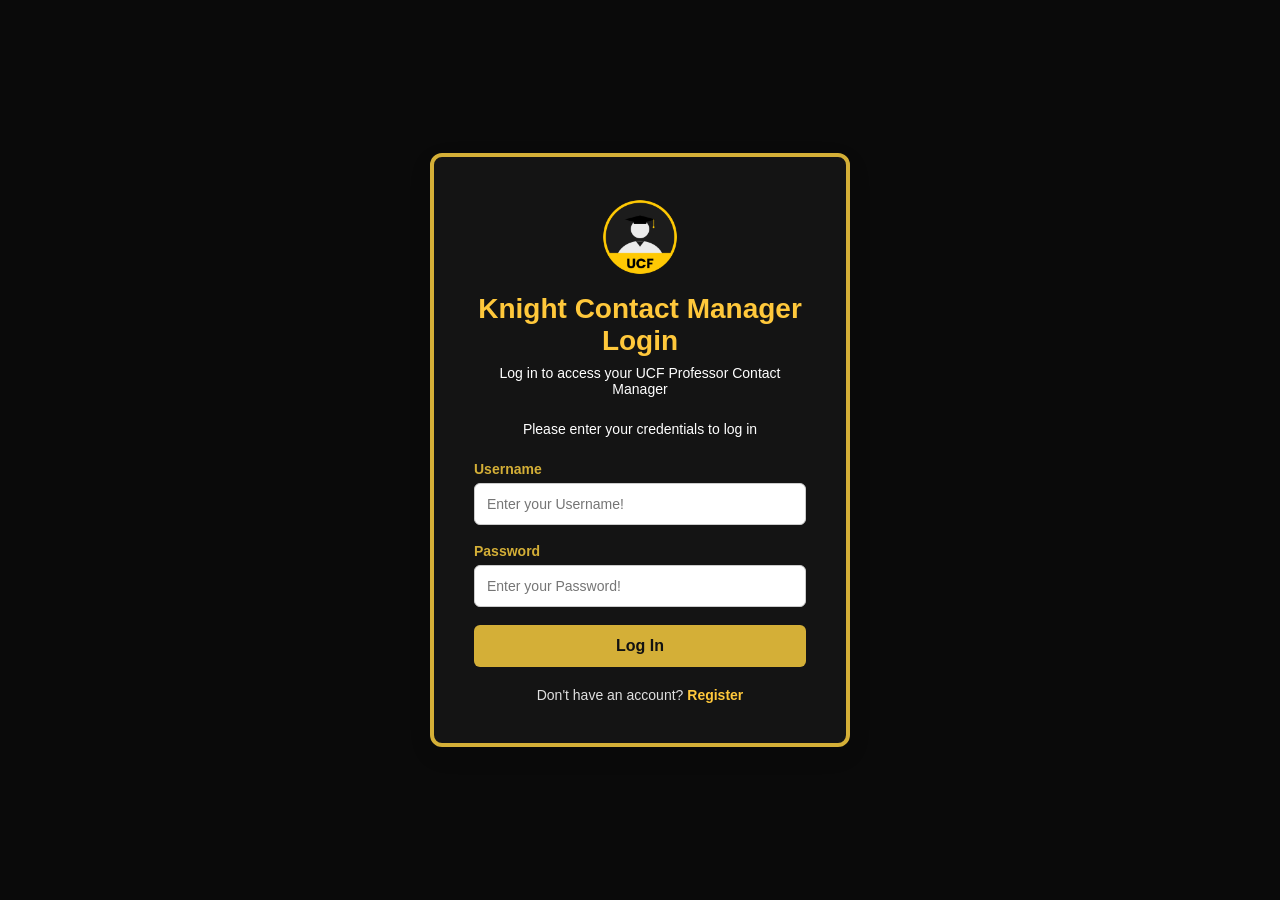
<file: index.html>
<!DOCTYPE html>
<html lang="en">
<head>
  <meta charset="UTF-8">
  <meta name="viewport" content="width=device-width, initial-scale=1.0">
  <title>Contact Manager</title>
  <link rel="stylesheet" href="css/login.css" />
  <script type="module" src="js/login.js"></script>
</head>
<body>
  <div class="login-card">
    <img src="public/logo.png" alt="Knight Contact Manager Logo" class="login-logo">
    <h2>Knight Contact Manager Login</h2>
    <p class="subtitle">Log in to access your UCF Professor Contact Manager</p>
    <p class="subtitle">Please enter your credentials to log in</p>

    <div id="alertMessage" class="alert"></div>

    <form id="loginForm">
      <div class="form-group">
        <label for="login">Username</label>
        <input 
          type="text" 
          id="login" 
          name="login" 
          placeholder="Enter your Username!" 
          required 
          autocomplete="username"
        >
      </div>

      <div class="form-group">
        <label for="password">Password</label>
        <input 
          type="password" 
          id="password" 
          name="password" 
          placeholder="Enter your Password!" 
          minlength="8" 
          required 
          autocomplete="current-password"
        >
      </div>

      <button type="submit" class="btn-submit">Log In</button>
          <p class="register-link">
      Don't have an account? <a href="register.html">Register</a>
    </p>
    </form>
  </div>
</body>
</html>
</file>
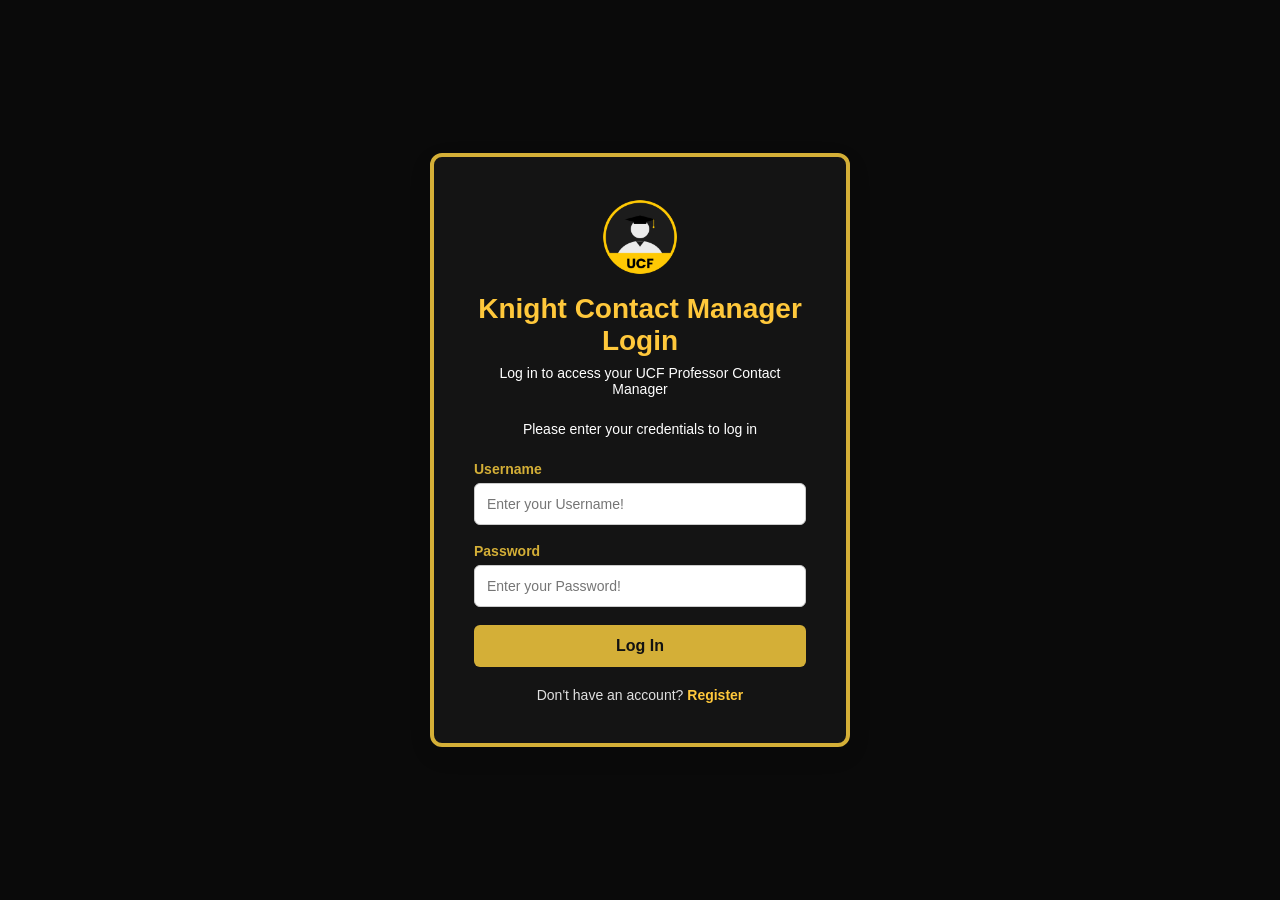
<file: dashboard.html>
<!DOCTYPE html>
<html lang="en">
<head>
	<meta charset="UTF-8">
	<meta name="viewport" content="width=device-width, initial-scale=1.0">
	<title>UCF Professor Contact Manager</title>
	<link rel="stylesheet" href="css/dashboard.css">
	<script type="module" src="js/dashboard.js" defer></script>
</head>
<body>
	<main class="container">
		<header class="header">
			<div class="header-left">
				<div class="app-icon">
					<svg width="24" height="24" viewBox="0 0 24 24" fill="none" stroke="currentColor" stroke-width="2" stroke-linecap="round" stroke-linejoin="round">
						<path d="M17 21v-2a4 4 0 0 0-4-4H5a4 4 0 0 0-4 4v2"></path>
						<circle cx="9" cy="7" r="4"></circle>
						<path d="M23 21v-2a4 4 0 0 0-3-3.87"></path>
						<path d="M16 3.13a4 4 0 0 1 0 7.75"></path>
					</svg>
				</div>
				<h1 class="title">
					UCF Professor Contact Manager
				</h1>
			</div>
			<div id="loggedInDiv" class="user-bar">
				<span id="userName" class="user-name"></span>
				<a
					href="admin_dashbaord.html"
					id="adminLinkBtn"
					class="btn btn-gold btn-small hidden"
				>
					<svg width="14" height="14" viewBox="0 0 24 24" fill="none" stroke="currentColor" stroke-width="2" stroke-linecap="round" stroke-linejoin="round">
						<path d="M12 22s8-4 8-10V5l-8-3-8 3v7c0 6 8 10 8 10z"></path>
					</svg>
					Faculty Admin Panel
				</a>
				<button
					type="button"
					id="logoutButton"
					class="btn btn-danger btn-small"
					onclick="doLogout();"
				>
					<svg width="14" height="14" viewBox="0 0 24 24" fill="none" stroke="currentColor" stroke-width="2" stroke-linecap="round" stroke-linejoin="round">
						<path d="M9 21H5a2 2 0 0 1-2-2V5a2 2 0 0 1 2-2h4"></path>
						<polyline points="16 17 21 12 16 7"></polyline>
						<line x1="21" y1="12" x2="9" y2="12"></line>
					</svg>
					Log Out
				</button>
			</div>
		</header>
		<section id="accessUIDiv" class="card">
			<div id="alertMessage" class="alert" role="status" aria-live="polite"></div>
			<div class="card-header">
				<h2 class="section-title">
					<span class="section-title-icon">
						<svg width="22" height="22" viewBox="0 0 24 24" fill="none" stroke="currentColor" stroke-width="2" stroke-linecap="round" stroke-linejoin="round">
							<path d="M17 21v-2a4 4 0 0 0-4-4H5a4 4 0 0 0-4 4v2"></path>
							<circle cx="9" cy="7" r="4"></circle>
							<path d="M23 21v-2a4 4 0 0 0-3-3.87"></path>
							<path d="M16 3.13a4 4 0 0 1 0 7.75"></path>
						</svg>
					</span>
					My Professors
				</h2>
				<button
					type="button"
					class="btn btn-gold"
					onclick="openModal('addContactModal')"
				>
					<svg width="15" height="15" viewBox="0 0 24 24" fill="none" stroke="currentColor" stroke-width="2.5" stroke-linecap="round" stroke-linejoin="round">
						<path d="M16 21v-2a4 4 0 0 0-4-4H5a4 4 0 0 0-4 4v2"></path>
						<circle cx="8.5" cy="7" r="4"></circle>
						<line x1="20" y1="8" x2="20" y2="14"></line>
						<line x1="17" y1="11" x2="23" y2="11"></line>
					</svg>
					Add Professor
				</button>
			</div>
			<div class="section-card">
				<label
					for="searchText"
					class="section-label"
				>
					Search Professors
				</label>
				<form class="input-group" onsubmit="event.preventDefault(); searchContacts();">
					<input
						type="text"
						id="searchText"
						class="form-control"
						placeholder="Search by professor name or office phone..."
					>
					<button type="submit" class="btn btn-gold">Search</button>
				</form>
			</div>
			<div class="section-card">
				<label class="section-label">
					Saved Professor Contacts
				</label>
				<div
					id="contactList"
					class="contacts-list"
				>
				</div>
				<div class="pagination-controls" aria-label="Professor contact pages">
					<button type="button" id="previousContactsPage" class="btn btn-outline-gold" disabled>Previous</button>
					<span id="contactsPageInfo" aria-live="polite">Page 1 of 1</span>
					<button type="button" id="nextContactsPage" class="btn btn-outline-gold" disabled>Next</button>
				</div>
			</div>
		</section>
	</main>
	<div
		class="modal"
		id="addContactModal"
		role="dialog"
		aria-modal="true"
		aria-labelledby="addContactModalLabel"
	>
		<div class="modal-dialog">
			<div class="modal-content">
				<div class="modal-header">
					<h2
						class="modal-title"
						id="addContactModalLabel"
					>
						<svg width="20" height="20" viewBox="0 0 24 24" fill="none" stroke="currentColor" stroke-width="2" stroke-linecap="round" stroke-linejoin="round">
							<path d="M16 21v-2a4 4 0 0 0-4-4H5a4 4 0 0 0-4 4v2"></path>
							<circle cx="8.5" cy="7" r="4"></circle>
							<line x1="20" y1="8" x2="20" y2="14"></line>
							<line x1="17" y1="11" x2="23" y2="11"></line>
						</svg>
						Add Professor Contact
					</h2>
					<button
						type="button"
						class="modal-close"
						aria-label="Close"
						onclick="closeModal('addContactModal')"
					>
						×
					</button>
				</div>
				<div class="modal-body">
					<div class="form-group">
						<label
							for="contactFirstNameInput"
							class="form-label"
						>
							First Name
						</label>
						<input
							type="text"
							id="contactFirstNameInput"
							class="form-control"
							placeholder="e.g. John"
							required
						>
					</div>
					<div class="form-group">
						<label
							for="contactLastNameInput"
							class="form-label"
						>
							Last Name
						</label>
						<input
							type="text"
							id="contactLastNameInput"
							class="form-control"
							placeholder="e.g. Smith (or COP3502)"
							required
						>
					</div>
					<div class="form-group">
						<label
							for="contactEmailInput"
							class="form-label"
						>
							UCF Email
						</label>
						<input
							type="email"
							id="contactEmailInput"
							class="form-control"
							placeholder="professor@ucf.edu"
							required
						>
					</div>
					<div class="form-group">
						<label
							for="contactPhoneInput"
							class="form-label"
						>
							Office Phone / Location
						</label>
						<input
							type="text"
							id="contactPhoneInput"
							class="form-control"
							placeholder="e.g. (407) 823-0000 or HEC 210"
						>
					</div>
					<div
						id="addContactMsg"
						class="error-message"
					></div>
				</div>
				<div class="modal-footer">
					<button
						type="button"
						class="btn btn-outline-gold"
						onclick="closeModal('addContactModal')"
					>
						Cancel
					</button>
					<button
						type="button"
						class="btn btn-gold"
						onclick="addContactMock();"
					>
						Save Professor
					</button>
				</div>
			</div>
		</div>
	</div>
	<div
		class="modal"
		id="editContactModal"
		role="dialog"
		aria-modal="true"
		aria-labelledby="editContactModalLabel"
	>
		<div class="modal-dialog">
			<div class="modal-content">
				<div class="modal-header">
					<h2
						class="modal-title"
						id="editContactModalLabel"
					>
						Edit Professor Contact
					</h2>
					<button
						type="button"
						class="modal-close"
						aria-label="Close"
						onclick="closeModal('editContactModal')"
					>
						×
					</button>
				</div>
				<div class="modal-body">
					<div class="form-group">
						<label for="editFirstNameInput" class="form-label">First Name</label>
						<input type="text" id="editFirstNameInput" class="form-control" required>
					</div>
					<div class="form-group">
						<label for="editLastNameInput" class="form-label">Last Name</label>
						<input type="text" id="editLastNameInput" class="form-control" required>
					</div>
					<div class="form-group">
						<label for="editEmailInput" class="form-label">UCF Email</label>
						<input type="email" id="editEmailInput" class="form-control" required>
					</div>
					<div class="form-group">
						<label for="editPhoneInput" class="form-label">Office Phone / Location</label>
						<input type="text" id="editPhoneInput" class="form-control" required>
					</div>
					<div id="editContactMsg" class="error-message"></div>
				</div>
				<div class="modal-footer">
					<button
						type="button"
						class="btn btn-outline-gold"
						onclick="closeModal('editContactModal')"
					>
						Cancel
					</button>
					<button
						type="button"
						class="btn btn-gold"
						onclick="saveEditedContact();"
					>
						Save Changes
					</button>
				</div>
			</div>
		</div>
	</div>
	<div
		class="modal"
		id="deleteConfirmModal"
		role="dialog"
		aria-modal="true"
		aria-labelledby="deleteConfirmModalLabel"
	>
		<div class="modal-dialog modal-dialog-small">
			<div class="modal-content">
				<div class="modal-header">
					<h2
						class="modal-title"
						id="deleteConfirmModalLabel"
					>
						<svg width="20" height="20" viewBox="0 0 24 24" fill="none" stroke="#d9534f" stroke-width="2" stroke-linecap="round" stroke-linejoin="round">
							<path d="M16 21v-2a4 4 0 0 0-4-4H5a4 4 0 0 0-4 4v2"></path>
							<circle cx="8.5" cy="7" r="4"></circle>
							<line x1="18" y1="8" x2="23" y2="13"></line>
							<line x1="23" y1="8" x2="18" y2="13"></line>
						</svg>
						Remove Professor
					</h2>
					<button
						type="button"
						class="modal-close"
						aria-label="Close"
						onclick="closeModal('deleteConfirmModal')"
					>
						×
					</button>
				</div>
				<div class="modal-body">
					<p class="delete-message">
						Are you sure you want to remove professor
						<strong id="deleteTargetName"></strong>?
					</p>
					<span class="delete-warning">
						This contact will be removed from your list.
					</span>
				</div>
				<div class="modal-footer">
					<button
						type="button"
						class="btn btn-outline-gold btn-small"
						onclick="closeModal('deleteConfirmModal')"
					>
						Cancel
					</button>
					<button
						type="button"
						class="btn btn-danger btn-small"
						onclick="confirmDeleteContact();"
					>
						Remove
					</button>
				</div>
			</div>
		</div>
	</div>
</body>
</html>
</file>
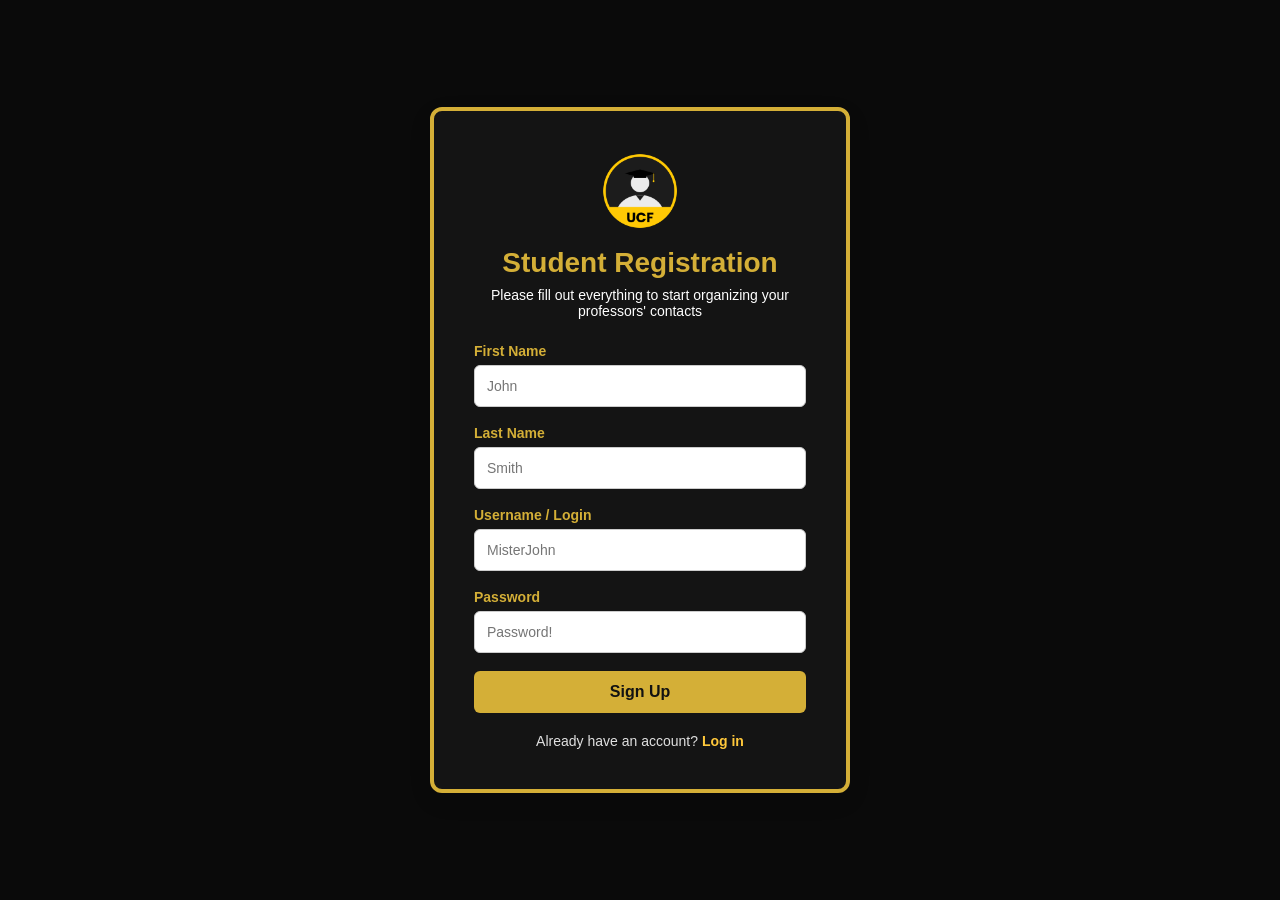
<file: register.html>
<!DOCTYPE html>
<html lang="en">
<head>
  <meta charset="UTF-8">
  <meta name="viewport" content="width=device-width, initial-scale=1.0">
  <title>Create an Account</title>
  <link rel="stylesheet" href="css/register.css" />
  <script type="module" src="js/register.js"></script>
</head>
<body>

  <div class="register-card">
    <img src="public/logo.png" alt="Knight Contact Manager Logo" class="register-logo">
    <h2>Student Registration</h2>
    <p class="subtitle">Please fill out everything to start organizing your professors' contacts</p>

    <div id="alertMessage" class="alert"></div>

    <form id="registerForm">
      <div class="form-group">
        <label for="firstName">First Name</label>
        <input 
          type="text" 
          id="firstName" 
          name="firstName" 
          placeholder="John" 
          required
          autocomplete="given-name"
        >
      </div>

      <div class="form-group">
        <label for="lastName">Last Name</label>
        <input 
          type="text" 
          id="lastName" 
          name="lastName" 
          placeholder="Smith" 
          required
          autocomplete="family-name"
        >
      </div>

      <div class="form-group">
        <label for="login">Username / Login</label>
        <input 
          type="text" 
          id="login" 
          name="login" 
          placeholder="MisterJohn" 
          required 
          autocomplete="username"
        >
      </div>

      <div class="form-group">
        <label for="password">Password</label>
        <input 
          type="password" 
          id="password" 
          name="password" 
          placeholder="Password!" 
          minlength="8" 
          required 
          autocomplete="new-password"
        >
      </div>

      <button type="submit" class="btn-submit">Sign Up</button>
    </form>

    <p class="login-link">
      Already have an account? <a href="index.html">Log in</a>
    </p>
  </div>
</body>
</html>
</file>
<file: css/login.css>
* {
      box-sizing: border-box;
      margin: 0;
      padding: 0;
      font-family: 'Segoe UI', Tahoma, Geneva, Verdana, sans-serif;
    }

    body {
      background-color: #0a0a0a;
      display: flex;
      justify-content: center;
      align-items: center;
      min-height: 100vh;
      padding: 20px;
    }
      .login-logo {
        display: block;
        max-width: 80px;      /* Adjust width as needed */
        height: auto;         /* Maintains aspect ratio */
        margin: 0 auto 16px;  /* Centers horizontally and adds bottom spacing */
      }
    .login-card {
      background: #141414;
      padding: 40px;
      border-radius: 12px;
      border-top: 4px solid #D4AF37; 
      border-bottom: 4px solid #D4AF37;
      border-left: 4px solid #D4AF37;
      border-right: 4px solid #D4AF37;
      box-shadow: 0 8px 24px rgba(0, 0, 0, 0.08);
      width: 100%;
      max-width: 420px;
    }

    .login-card h2 {
      text-align: center;
      margin-bottom: 8px;
      font-size: 28px;
      color: #FFC83B;
    }

    .login-card p.subtitle {
      text-align: center;
      color: #ffffff;
      font-size: 14px;
      margin-bottom: 24px;
    }

    .form-group {
      margin-bottom: 18px;
    }

    .form-group label {
      display: block;
      margin-bottom: 6px;
      font-weight: 600;
      color: #D4AF37;
      font-size: 14px;
    }

    .form-group input {
      width: 100%;
      padding: 12px;
      border: 1px solid #cccccc;
      border-radius: 6px;
      font-size: 14px;
      transition: border-color 0.2s ease, box-shadow 0.2s ease;
    }

    .form-group input:focus {
      outline: none;
      border-color: #0066ff;
      box-shadow: 0 0 0 3px rgba(0, 102, 255, 0.15);
    }

    .btn-submit {
      width: 100%;
      padding: 12px;
      background-color: #D4AF37;
      color: #121212;
      border: none;
      border-radius: 6px;
      font-size: 16px;
      font-weight: bold;
      cursor: pointer;
      transition: background-color 0.2s ease;
    }

    .btn-submit:hover {
      background-color: #b6921d;
    }

    .alert {
      padding: 10px;
      border-radius: 6px;
      margin-bottom: 18px;
      font-size: 14px;
      display: none;
    }

    .alert-error {
      background-color: #ffe6e6;
      color: #cc0000;
      border: 1px solid #ffcccc;
    }

    .alert-success {
      background-color: #e6ffe6;
      color: #008000;
      border: 1px solid #ccffcc;
    }

    .register-link {
      text-align: center;
      margin-top: 20px;
      font-size: 14px;
      color: #e0e0e0;
    }

    .register-link a {
      color: #ffc83b;
      text-decoration: none;
      font-weight: 600;
    }

    .register-link a:hover {
      text-decoration: underline;
    }
</file>
<file: css/dashboard.css>
:root {
    --black: #050505;
    --black-light: #0b0b0b;
    --black-card: #101010;
    --black-input: #151515;
    --gold: #d4af37;
    --gold-light: #f0d875;
    --gold-dark: #9f7f19;
    --white: #ffffff;
    --gray: #a5a5a5;
    --gray-dark: #686868;
    --danger: #d9534f;
    --success: #d4af37;
    --border-radius: 16px;
    --transition: 0.2s ease;
}
* {
    box-sizing: border-box;
}
html {
    min-height: 100%;
    background: var(--black);
}
body {
    margin: 0;
    min-height: 100vh;
    padding: 40px 20px;
    font-family: "Inter", sans-serif;
    color: var(--white);
    background:
        radial-gradient(
            circle at 50% 0%,
            rgba(212, 175, 55, 0.10),
            transparent 40%
        ),
        var(--black);
}
button,
input {
    font-family: inherit;
}
button {
    cursor: pointer;
}
.container {
    width: 100%;
    max-width: 900px;
    margin: 0 auto;
}
.header {
    display: flex;
    align-items: center;
    justify-content: space-between;
    gap: 20px;
    margin-bottom: 30px;
    padding-bottom: 20px;
    border-bottom: 1px solid var(--gold-dark);
}
.header-left {
    display: flex;
    align-items: center;
    gap: 14px;
}
.app-icon {
    width: 46px;
    height: 46px;
    display: flex;
    align-items: center;
    justify-content: center;
    color: var(--gold);
    background: #0b0b0b;
    border: 1px solid var(--gold);
    border-radius: 12px;
    font-size: 23px;
    box-shadow:
        0 0 15px rgba(212, 175, 55, 0.12);
}
.title {
    margin: 0;
    font-size: 25px;
    font-weight: 700;
    color: var(--white);
}
.user-bar {
    display: flex;
    align-items: center;
    gap: 10px;
    padding: 8px 12px;
    background: var(--black-card);
    border: 1px solid var(--gold-dark);
    border-radius: 999px;
}
.user-name {
    margin-right: 4px;
    color: var(--gray);
    font-size: 13px;
    font-weight: 500;
}
.card {
    padding: 35px;
    background:
        linear-gradient(
            145deg,
            rgba(255, 255, 255, 0.025),
            rgba(255, 255, 255, 0.01)
        ),
        var(--black-card);
    border: 4px solid #D4AF37;
    border-radius: var(--border-radius);
    box-shadow:
        0 20px 60px rgba(0, 0, 0, 0.65),
        0 0 30px rgba(212, 175, 55, 0.04);
}
.alert {
    display: none;
    margin-bottom: 20px;
    padding: 12px 14px;
    border-radius: 8px;
    font-size: 13px;
    font-weight: 600;
    text-align: center;
}
.alert-error {
    color: #ff6b66;
    background: rgba(217, 83, 79, 0.12);
    border: 1px solid var(--danger);
}
.alert-success {
    color: var(--gold-light);
    background: rgba(212, 175, 55, 0.12);
    border: 1px solid var(--gold);
}
.card-header {
    display: flex;
    align-items: center;
    justify-content: space-between;
    gap: 20px;
    margin-bottom: 25px;
}
.section-title {
    display: flex;
    align-items: center;
    gap: 10px;
    margin: 0;
    color: var(--gold-light);
    font-size: 18px;
    font-weight: 700;
}
.section-title-icon {
    display: inline-flex;
    align-items: center;
    color: var(--gold);
}
.btn {
    display: inline-flex;
    align-items: center;
    justify-content: center;
    gap: 7px;
    min-height: 38px;
    padding: 8px 16px;
    border: 1px solid transparent;
    border-radius: 999px;
    font-size: 13px;
    font-weight: 600;
    transition:
        background var(--transition),
        color var(--transition),
        border-color var(--transition),
        transform var(--transition),
        box-shadow var(--transition);
}
.btn:hover {
    transform: translateY(-1px);
}
.btn-gold {
    color: #050505;
    background: var(--gold);
    border-color: var(--gold);
}
.btn-gold:hover {
    background: var(--gold-light);
    border-color: var(--gold-light);
    box-shadow: 0 0 15px rgba(212, 175, 55, 0.25);
}
.btn-outline-gold {
    color: var(--gold);
    background: transparent;
    border-color: var(--gold);
}
.btn-outline-gold:hover {
    color: #050505;
    background: var(--gold);
}
.btn-danger {
    color: #ffffff;
    background: transparent;
    border-color: var(--danger);
}
.btn-danger:hover {
    color: #ffffff;
    background: var(--danger);
}
.btn-small {
    min-height: 34px;
    padding: 6px 13px;
    font-size: 12px;
}
.hidden {
    display: none !important;
}
.section-card {
    padding: 22px;
    margin-bottom: 20px;
    background: rgba(0, 0, 0, 0.35);
    border: 1px solid var(--gold-dark);
    border-radius: 16px;
}
.section-label {
    display: block;
    margin-bottom: 9px;
    color: var(--gold);
    font-size: 11px;
    font-weight: 700;
    letter-spacing: 0.12em;
    text-transform: uppercase;
}
.input-group {
    display: flex;
    align-items: center;
    gap: 10px;
    width: 100%;
}
.input-icon {
    display: flex;
    align-items: center;
    justify-content: center;
    width: 44px;
    height: 44px;
    flex-shrink: 0;
    color: var(--gold);
    background: var(--black-input);
    border: 1px solid var(--gold-dark);
    border-radius: 9px;
    box-shadow: 0 2px 8px rgba(0,0,0,0.2);
    transition: border-color var(--transition), box-shadow var(--transition);
}
.form-control {
    width: 100%;
    height: 44px;
    padding: 12px 14px;
    color: var(--white);
    background: var(--black-input);
    border: 1px solid var(--gold-dark);
    border-radius: 9px;
    outline: none;
    font-size: 14px;
    transition:
        border-color var(--transition),
        box-shadow var(--transition);
}
.input-group .form-control {
    border-radius: 9px;
}
.form-control::placeholder {
    color: #666666;
}
.form-control:focus {
    border-color: var(--gold);
    box-shadow:
        0 0 0 2px rgba(212, 175, 55, 0.12);
}
.contacts-list {
    display: grid;
    grid-template-columns: repeat(3, minmax(0, 1fr));
    align-items: stretch;
    gap: 18px;
}
.pagination-controls {
    display: flex;
    align-items: center;
    justify-content: center;
    gap: 14px;
    margin-top: 20px;
    color: var(--gray);
    font-size: 13px;
}
.pagination-controls button:disabled {
    cursor: not-allowed;
    opacity: 0.45;
    transform: none;
}
.contact-circle {
    position: relative;
    width: 100%;
    min-height: 190px;
    display: flex;
    flex-direction: column;
    align-items: flex-start;
    justify-content: center;
    padding: 15px;
    text-align: left;
    background:
        radial-gradient(
            circle at 50% 30%,
            rgba(212, 175, 55, 0.13),
            transparent 60%
        ),
        #0c0c0c;
    border: 1px solid var(--gold);
    border-radius: 16px;
    box-shadow:
        inset 0 0 20px rgba(212, 175, 55, 0.03),
        0 5px 20px rgba(0, 0, 0, 0.4);
    transition:
        transform var(--transition),
        box-shadow var(--transition),
        border-color var(--transition);
}
.contact-circle:hover {
    transform: translateY(-3px);
    border-color: var(--gold-light);
    box-shadow:
        0 8px 25px rgba(0, 0, 0, 0.5),
        0 0 20px rgba(212, 175, 55, 0.12);
}
.contact-icon {
    margin-bottom: 5px;
    color: var(--gold);
    display: flex;
    align-items: center;
    justify-content: center;
}
.contact-first-name,
.contact-last-name {
    width: 100%;
    padding-right: 20px;
    overflow: hidden;
    color: var(--white);
    font-size: 12px;
    font-weight: 600;
    white-space: nowrap;
    text-overflow: ellipsis;
}
.contact-last-name {
    color: var(--gold-light);
}
.contact-email,
.contact-phone {
    margin-top: 4px;
    color: var(--gray);
    font-size: 11px;
    overflow-wrap: anywhere;
}
.contact-actions {
    position: absolute;
    top: 7px;
    right: 7px;
    display: flex;
    align-items: center;
    gap: 5px;
}
.edit-contact {
    min-height: 25px;
    padding: 3px 8px;
    color: var(--gold-light);
    background: #161207;
    border: 1px solid var(--gold-dark);
    border-radius: 999px;
    font-size: 10px;
    font-weight: 600;
}
.edit-contact:hover {
    color: #050505;
    background: var(--gold);
}
.delete-contact {
    position: absolute;
    top: 7px;
    right: 7px;
    width: 25px;
    height: 25px;
    display: flex;
    align-items: center;
    justify-content: center;
    padding: 0;
    color: #ffffff;
    background: #160606;
    border: 1px solid var(--danger);
    border-radius: 50%;
    font-size: 15px;
    line-height: 1;
    transition: background var(--transition);
}
.contact-actions .delete-contact {
    position: static;
}
.delete-contact:hover {
    background: var(--danger);
}
.empty-message {
    margin: 0;
    color: var(--gray-dark);
    font-size: 13px;
}
.modal {
    position: fixed;
    inset: 0;
    z-index: 1000;
    display: none;
    align-items: center;
    justify-content: center;
    padding: 20px;
    background: rgba(0, 0, 0, 0.82);
    backdrop-filter: blur(5px);
}
.modal.show {
    display: flex;
}
.modal-dialog {
    width: 100%;
    max-width: 470px;
    animation: modalIn 0.18s ease-out;
}
.modal-dialog-small {
    max-width: 370px;
}
@keyframes modalIn {
    from {
        opacity: 0;
        transform: translateY(10px) scale(0.98);
    }
    to {
        opacity: 1;
        transform: translateY(0) scale(1);
    }
}
.modal-content {
    overflow: hidden;
    background: #0d0d0d;
    border: 1px solid var(--gold);
    border-radius: 14px;
    box-shadow:
        0 25px 80px rgba(0, 0, 0, 0.8),
        0 0 35px rgba(212, 175, 55, 0.08);
}
.modal-header,
.modal-footer {
    display: flex;
    align-items: center;
    justify-content: space-between;
    padding: 18px 22px;
    border-color: var(--gold-dark);
}
.modal-header {
    border-bottom: 1px solid var(--gold-dark);
}
.modal-footer {
    justify-content: flex-end;
    gap: 10px;
    border-top: 1px solid var(--gold-dark);
}
.modal-title {
    display: flex;
    align-items: center;
    gap: 8px;
    margin: 0;
    color: var(--gold-light);
    font-size: 17px;
    font-weight: 700;
}
.modal-body {
    padding: 22px;
}
.modal-close {
    width: 30px;
    height: 30px;
    display: flex;
    align-items: center;
    justify-content: center;
    padding: 0;
    color: var(--gray);
    background: transparent;
    border: 1px solid transparent;
    border-radius: 50%;
    font-size: 20px;
}
.modal-close:hover {
    color: var(--gold);
    border-color: var(--gold-dark);
}
.form-group {
    margin-bottom: 18px;
}
.form-label {
    display: block;
    margin-bottom: 7px;
    color: var(--white);
    font-size: 13px;
    font-weight: 500;
}
.error-message {
    min-height: 18px;
    margin-top: 8px;
    color: #ff6b66;
    font-size: 12px;
    font-weight: 600;
}
.delete-message {
    margin: 0;
    color: var(--white);
    font-size: 14px;
    line-height: 1.6;
    text-align: center;
}
.delete-warning {
    display: block;
    margin-top: 8px;
    color: var(--gray-dark);
    font-size: 12px;
    text-align: center;
}
@media (max-width: 700px) {
    body {
        padding: 25px 15px;
    }
    .header {
        flex-direction: column;
        align-items: stretch;
    }
    .header-left {
        justify-content: center;
    }
    .user-bar {
        justify-content: center;
        flex-wrap: wrap;
    }
    .card {
        padding: 22px;
    }
    .card-header {
        align-items: flex-start;
        flex-direction: column;
    }
    .contacts-list {
        grid-template-columns: repeat(2, minmax(0, 1fr));
    }
}
@media (max-width: 430px) {
    .title {
        font-size: 21px;
    }
    .section-card {
        padding: 17px;
    }
    .contact-circle {
        width: 100%;
        min-height: 160px;
    }
    .contacts-list {
        grid-template-columns: minmax(0, 1fr);
    }
    .btn {
        font-size: 12px;
    }
}
</file>
<file: css/register.css>
* {
      box-sizing: border-box;
      margin: 0;
      padding: 0;
      font-family: 'Segoe UI', Tahoma, Geneva, Verdana, sans-serif;
    }

    body {
      background-color: #0a0a0a;
      display: flex;
      justify-content: center;
      align-items: center;
      min-height: 100vh;
      padding: 20px;
    }
    .register-logo {
        display: block;
        max-width: 80px;      /* Adjust width as needed */
        height: auto;         /* Maintains aspect ratio */
        margin: 0 auto 16px;  /* Centers horizontally and adds bottom spacing */
      }
    .register-card {
      background: #141414;
      padding: 40px;
      border-radius: 12px;
      border-top: 4px solid #D4AF37; 
      border-bottom: 4px solid #D4AF37;
      border-left: 4px solid #D4AF37;
      border-right: 4px solid #D4AF37;
      box-shadow: 0 8px 24px rgba(0, 0, 0, 0.08);
      width: 100%;
      max-width: 420px;
    }

    .register-card h2 {
      text-align: center;
      margin-bottom: 8px;
      font-size: 28px;
      color: #D4AF37;
    }

    .register-card p.subtitle {
      text-align: center;
      color: #ffffff;
      font-size: 14px;
      margin-bottom: 24px;
    }

    .form-group {
      margin-bottom: 18px;
    }

    .form-group label {
      display: block;
      margin-bottom: 6px;
      font-weight: 600;
      color: #D4AF37;
      font-size: 14px;
    }

    .form-group input {
      width: 100%;
      padding: 12px;
      border: 1px solid #cccccc;
      border-radius: 6px;
      font-size: 14px;
      transition: border-color 0.2s ease, box-shadow 0.2s ease;
    }

    .form-group input:focus {
      outline: none;
      border-color: #0066ff;
      box-shadow: 0 0 0 3px rgba(0, 102, 255, 0.15);
    }

    .terms {
      display: flex;
      align-items: center;
      gap: 8px;
      font-size: 13px;
      color: #555555;
      margin-bottom: 20px;
    }

    .terms input {
      cursor: pointer;
    }

    .btn-submit {
      width: 100%;
      padding: 12px;
      background-color: #D4AF37;
      color: #121212;
      border: none;
      border-radius: 6px;
      font-size: 16px;
      font-weight: 600;
      cursor: pointer;
      transition: background-color 0.2s ease;
    }

    .btn-submit:hover {
      background-color: #b6921d;
    }

    .login-link {
      text-align: center;
      margin-top: 20px;
      font-size: 14px;
      color: #e0e0e0;
    }

    .login-link a {
      color: #ffc83b;
      text-decoration: none;
      font-weight: 600;
    }

    .login-link a:hover {
      text-decoration: underline;
    }

    .alert {
      padding: 10px;
      border-radius: 6px;
      margin-bottom: 18px;
      font-size: 14px;
      display: none;
    }

    .alert-error {
      background-color: #ffe6e6;
      color: #cc0000;
      border: 1px solid #ffcccc;
    }

    .alert-success {
      background-color: #e6ffe6;
      color: #008000;
      border: 1px solid #ccffcc;
    }
</file>
